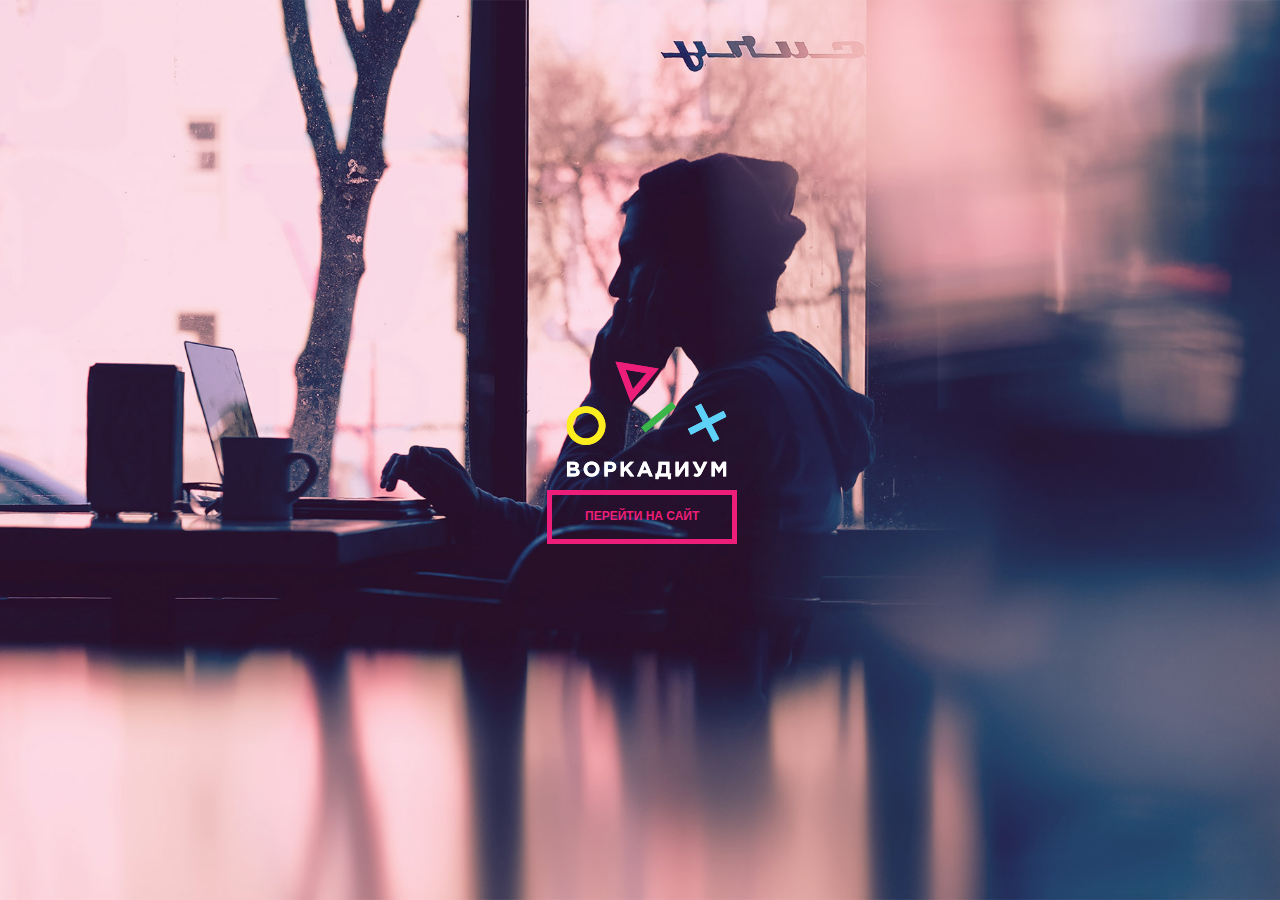
<file: index.html>
<!DOCTYPE html>
<html lang="ru">
<head>
	<meta charset="UTF-8">
	<meta http-equiv="x-ua-compatible" content="ie=edge">
	<meta name="viewport" content="width=device.width">
	<title>Worcadium - Интро</title>
	<link rel="stylesheet" href="css/common_styles/normalize.css">
	<link rel="stylesheet" href="css/common_styles/universal.css">
	<link rel="stylesheet" href="css/intro_style.css">
</head>
<body>
	<div class="intro-wrapper">
		<div class="welcome">
			<div class="welcome__logo">
				<img src="img/bg/intro-logo.png" alt="">
			</div>
			<a href="main.html" class="welcome__btn">Перейти на сайт</a>
		</div>
	</div>
</body>
</html>
</file>
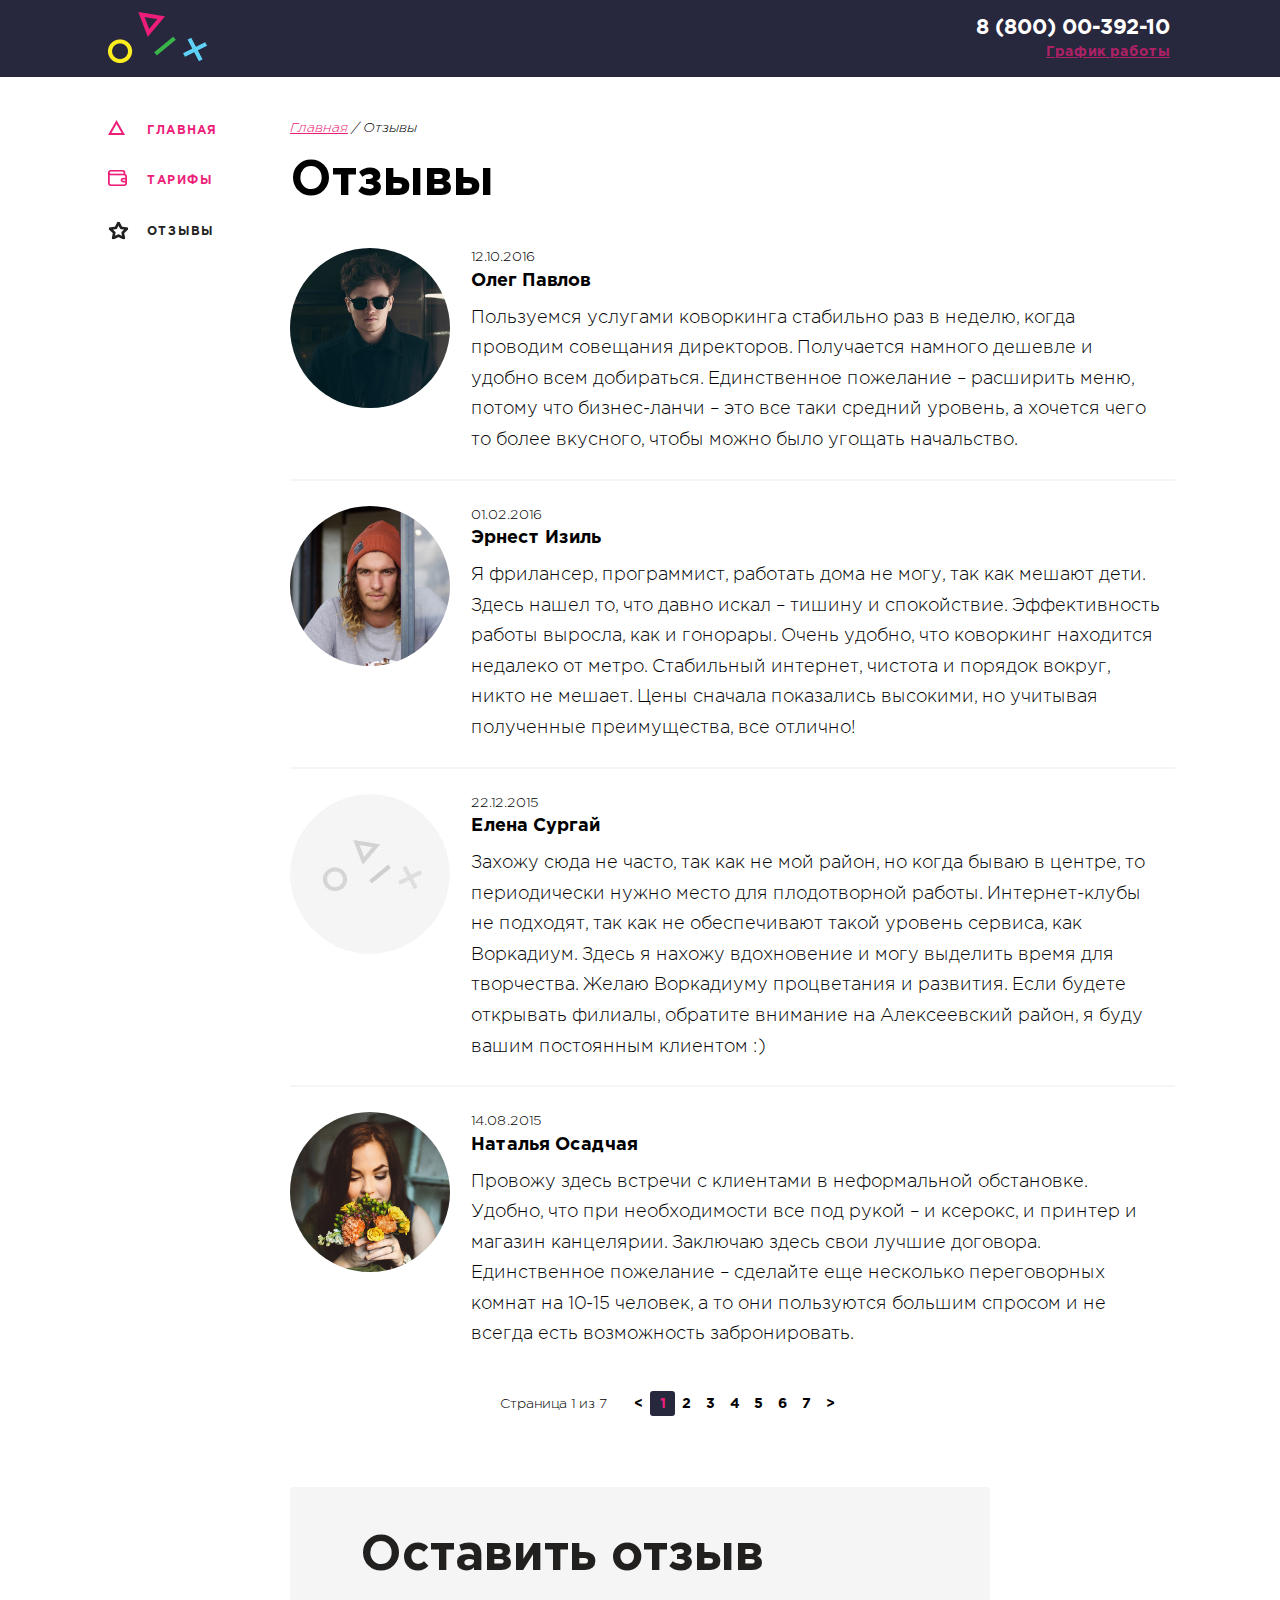
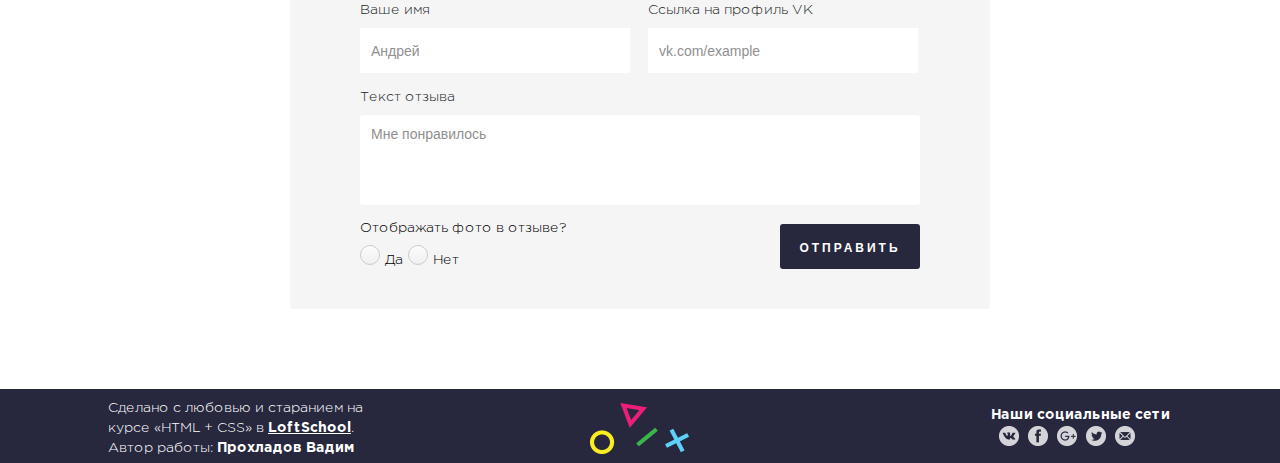
<file: feed.html>
<!DOCTYPE html>
<html lang="ru">
<head>
	<meta charset="UTF-8">
	<meta http-equiv="x-ua-compatible" content="ie=edge">
	<meta name="viewport" content="width=1140">
	<title>Workadium - Отзывы</title>
	<link rel="stylesheet" href="css/common_styles/normalize.css">
	<link rel="stylesheet" href="css/style.css">
	<link rel="stylesheet" href="css/unique_content/feed.css">
</head>
<body>
<div class="wrapper">
	<!-- header -->
	<header class="header clearfix">
		<div class="container">
			<div class="header__logo logo">
				<a href="main.html" class="logo__link"><img src="img/icons/main-logo.png" alt="«Воркадиум»"></a>
			</div>
			<div class="contacts">
				<a href="tel:88000039210" class="contacts__phone">8 (800) 00-392-10</a>
				<a href="" class="contacts__schedule">График работы</a>
				<div class="schedule__dropdown">
					<div class="dropdown__triangle"></div>
					<span class="dropdown__text dropdown__text--pink">пн-вс: 09:00-20:00</span>
					<span class="dropdown__text">обед: 14:00-14:30</span>
				</div>
			</div>
		</div>
	</header>
	<!-- main-part -->
	<div class="container">
		<section class="main clearfix">
		<!-- sidebar -->
			<aside class="sidebar">
				<nav class="nav-menu">
					<ul class="nav-menu__list">
						<li class="nav-menu__item">
							<a href="main.html" class="nav-menu__link">
								<div class="nav-menu__icon nav-menu__icon--1"></div>
								<div class="nav-menu__text">Главная</div>
							</a>
						</li>
						<li class="nav-menu__item">
							<a href="price.html" class="nav-menu__link">
								<div class="nav-menu__icon nav-menu__icon--2"></div>
								<div class="nav-menu__text">Тарифы</div>
							</a>
						</li>
						<li class="nav-menu__item">
							<a href="feed.html" class="nav-menu__link nav-menu__link--active">
								<div class="nav-menu__icon nav-menu__icon--3"></div>
								<div class="nav-menu__text">Отзывы</div>
							</a>
						</li>
					</ul>
				</nav>
			</aside>
		<!-- content -->
			<main class="content">
				<div class="path">
					<a href="main.html" class="path__link">Главная</a> / Отзывы
				</div>
				<div class="feedback">
					<h1 class="feedback__title">Отзывы</h1>
					<ul class="feedback__list">
						<li class="feedback__item">
							<div class="feedback__img feedback__img--1"></div>
							<div class="feedback__content">
								<div class="feedback__date">
										12.10.2016
								</div>
								<div class="feedback__author">
										Олег Павлов
								</div>
								<div class="feedback__text">
										Пользуемся услугами коворкинга стабильно раз в неделю, когда проводим совещания директоров. Получается намного дешевле и удобно всем добираться. Единственное пожелание – расширить меню, потому что бизнес-ланчи – это все таки средний уровень, а хочется чего то более вкусного, чтобы можно было угощать начальство.
								</div>
							</div>
						</li>
						<li class="feedback__item">
							<div class="feedback__img feedback__img--2"></div>
							<div class="feedback__content">
								<div class="feedback__date">
										01.02.2016
								</div>
								<div class="feedback__author">
										Эрнест Изиль
								</div>
								<div class="feedback__text">
										Я фрилансер, программист, работать дома не могу, так как мешают дети. Здесь нашел то, что давно искал – тишину и спокойствие. Эффективность работы выросла, как и гонорары. Очень удобно, что коворкинг находится недалеко от метро. Стабильный интернет, чистота и порядок вокруг, никто не мешает. Цены сначала показались высокими, но учитывая полученные преимущества, все отлично!
								</div>
							</div>
						</li>
						<li class="feedback__item">
							<div class="feedback__img feedback__img--3"></div>
							<div class="feedback__content">
								<div class="feedback__date">
										22.12.2015
								</div>
								<div class="feedback__author">
										Елена Сургай
								</div>
								<div class="feedback__text">
										Захожу сюда не часто, так как не мой район, но когда бываю в центре, то периодически нужно место для плодотворной работы. Интернет-клубы не подходят, так как не обеспечивают такой уровень сервиса, как Воркадиум. Здесь я нахожу вдохновение и могу выделить время для творчества. Желаю Воркадиуму процветания и развития. Если будете открывать филиалы, обратите внимание на Алексеевский район, я буду вашим постоянным клиентом :)
								</div>
							</div>
						</li>
						<li class="feedback__item">
							<div class="feedback__img feedback__img--4"></div>
							<div class="feedback__content">
								<div class="feedback__date">
										14.08.2015
								</div>
								<div class="feedback__author">
										Наталья Осадчая
								</div>
								<div class="feedback__text">
										Провожу здесь встречи с клиентами в неформальной обстановке. Удобно, что при необходимости все под рукой – и ксерокс, и принтер и магазин канцелярии. Заключаю здесь свои лучшие договора. Единственное пожелание – сделайте еще несколько переговорных комнат на 10-15 человек, а то они пользуются большим спросом и не всегда есть возможность забронировать.
								</div>
							</div>
						</li>
					</ul>
				</div>
				<div class="page-number">
					<div class="page-number__text">Страница 1 из 7</div>
					<ul class="page-number__list">
						<li class="page-number__item">
							<a href="" class="page-number__link"><</a>
						</li>
						<li class="page-number__item page-number__item--active">
							<a href="" class="page-number__link page-number__link--active">1</a>
						</li>
						<li class="page-number__item">
							<a href="" class="page-number__link">2</a>
						</li>
						<li class="page-number__item">
							<a href="" class="page-number__link">3</a>
						</li>
						<li class="page-number__item">
							<a href="" class="page-number__link">4</a>
						</li>
						<li class="page-number__item">
							<a href="" class="page-number__link">5</a>
						</li>
						<li class="page-number__item">
							<a href="" class="page-number__link">6</a>
						</li>
						<li class="page-number__item">
							<a href="" class="page-number__link">7</a>
						</li>
						<li class="page-number__item">
							<a href="" class="page-number__link">></a>
						</li>
					</ul>
				</div>
				<div class="form">
					<div class="form__title">
						Оставить отзыв
					</div>
					<div class="form__fields">
						<form class="form__elem">
							<div class="form__row form__row--top">
								<label class="form__cell">
									<div class="form__field-title">
										Ваше имя
									</div>
									<input type="text" class="form__input-text" placeholder="Андрей">
								</label>
								<label class="form__cell">
									<div class="form__field-title">
										Ссылка на профиль VK
									</div>
									<input type="text" class="form__input-text" placeholder="vk.com/example">
								</label>
							</div>							
							<div class="form__row form__row--bottom">
								<label for="" class="form__textarea-label">
									<div class="form__field-title">
										Текст отзыва
									</div>
									<textarea class="form__textarea" placeholder="Мне понравилось"></textarea>
								</label>
							</div>
							<div class="form__btns">
								<div class="form__controls">
									<div class="form__controls-btns clearfix">
										<div class="form__controls-left">
											<div class="form__controls-title">
												Отображать фото в отзыве?
											</div>
											<label class="form__radio">
												<input type="radio" name="review" class="form__radio-elem">
												<div class="form__radio-fake"></div>
												<div class="form__radio-text">Да</div>
											</label>
											<label class="form__radio">
												<input type="radio" name="review" class="form__radio-elem">
												<div class="form__radio-fake"></div>
												<div class="form__radio-text">Нет</div>
											</label>
										</div>
										<div class="form__controls-right">
											<button type="submit" class="form__send"><span class="send__text">Отправить</span></button>
										</div>
									</div>
								</div>
							</div>
						</form>
					</div>
				</div>
			</main>
		</section>
	</div>
	<!-- footer -->
		<footer class="footer">
		<div class="container clearfix">
			<div class="footer__author">
				Сделано с любовью и старанием на курсе «HTML + CSS» в <span class="footer__text-one">LoftSchool</span>. Автор работы: <span class="footer__text-two">Прохладов Вадим</span>
			</div>
				<div class="footer__logo logo">
					<a href="main.html" class="logo__link"><img src="img/icons/main-logo.png" alt="«Воркадиум»"></a>
				</div>
			<div class="footer__social">
				Наши социальные сети
				<ul class="social-link">
					<li class="social-link__item">
						<a href="" class="social-link__link"><div class="social-link__icon social-link__icon--vk"></div></a>
					</li>
					<li class="social-link__item">
						<a href="" class="social-link__link"><div class="social-link__icon social-link__icon--fb"></div></a>
					</li>
					<li class="social-link__item">
						<a href="" class="social-link__link"><div class="social-link__icon social-link__icon--gl"></div></a>
					</li>
					<li class="social-link__item">
						<a href="" class="social-link__link"><div class="social-link__icon social-link__icon--tw"></div></a>
					</li>
					<li class="social-link__item">
						<a href="" class="social-link__link"><div class="social-link__icon social-link__icon--mr"></div></a>
					</li>
				</ul>
			</div>
		</div>
	</footer>
</div>
</body>
</html>
</file>
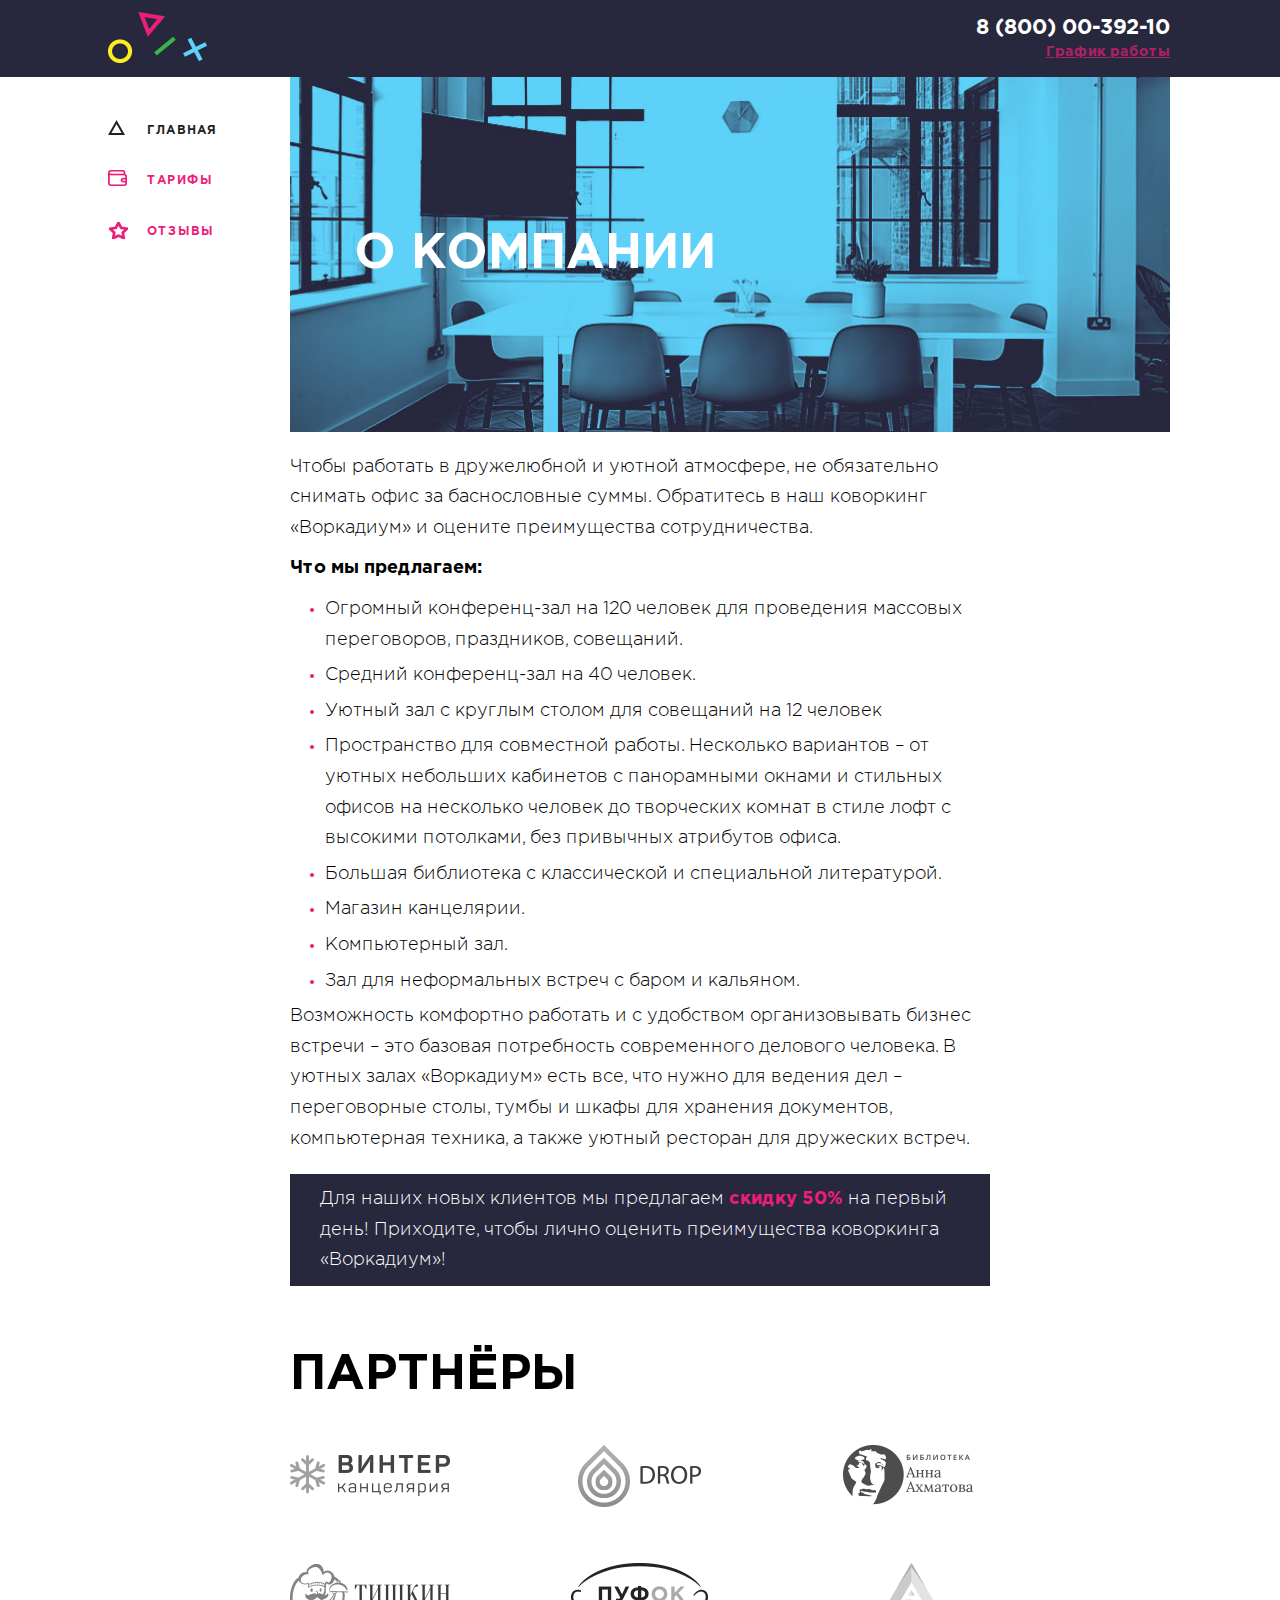
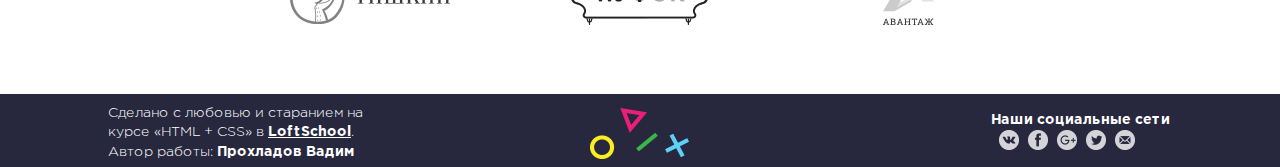
<file: main.html>
<!DOCTYPE html>
<html lang="ru">
<head>
	<meta charset="UTF-8">
	<meta http-equiv="x-ua-compatible" content="ie=edge">
	<meta name="viewport" content="width=1140">
	<title>Workadium - Главная</title>
	<link rel="stylesheet" href="css/common_styles/normalize.css">
	<link rel="stylesheet" href="css/style.css">
	<link rel="stylesheet" href="css/unique_content/main.css">
</head>
<body>
<div class="wrapper">
	<!-- header -->
	<header class="header">
		<div class="container clearfix">
			<div class="header__logo logo">
				<a href="main.html" class="logo__link"><img src="img/icons/main-logo.png" alt="«Воркадиум»"></a>
			</div>
			<div class="contacts">
				<a href="tel:88000039210" class="contacts__phone">8 (800) 00-392-10</a>
				<a href="" class="contacts__schedule">График работы</a>
				<div class="schedule__dropdown">
					<div class="dropdown__triangle"></div>
					<span class="dropdown__text dropdown__text--pink">пн-вс: 09:00-20:00</span>
					<span class="dropdown__text">обед: 14:00-14:30</span>
				</div>
			</div>
		</div>
	</header>
	<!-- main-part -->
	<div class="container">
		<section class="main clearfix">
		<!-- sidebar -->
			<aside class="sidebar">
				<nav class="nav-menu">
					<ul class="nav-menu__list">
						<li class="nav-menu__item">
							<a href="main.html" class="nav-menu__link nav-menu__link--active">
								<div class="nav-menu__icon nav-menu__icon--1"></div>
								<div class="nav-menu__text">Главная</div>
							</a>
						</li>
						<li class="nav-menu__item">
							<a href="price.html" class="nav-menu__link">
								<div class="nav-menu__icon nav-menu__icon--2"></div>
								<div class="nav-menu__text">Тарифы</div>
							</a>
						</li>
						<li class="nav-menu__item">
							<a href="feed.html" class="nav-menu__link">
								<div class="nav-menu__icon nav-menu__icon--3"></div>
								<div class="nav-menu__text">Отзывы</div>
							</a>
						</li>
					</ul>
				</nav>
			</aside>
		<!-- content -->
			<main class="content">
				<div class="content-image">
					<div class="content__about">
						<h1 class="content__title">О компании</h1>
					</div>
				</div>
				<div class="content-text">
					<p class="content-text__text">
						Чтобы работать в дружелюбной и уютной атмосфере, не обязательно снимать офис за баснословные суммы. Обратитесь в наш коворкинг «Воркадиум» и оцените преимущества сотрудничества. 
					</p>
					<p class="content-text__we-offer">Что мы предлагаем:</p>
					<ul class="content-text__list">
						<li class="content-text__item">
							<span class="content-text__text">
								Огромный конференц-зал на 120 человек для проведения массовых переговоров, праздников, совещаний.
							</span>
						</li>
						<li class="content-text__item">
							<span class="content-text__text">
								Средний конференц-зал на 40 человек.
							</span>
						</li>
						<li class="content-text__item">
							<span class="content-text__text">
								Уютный зал с круглым столом для совещаний на 12 человек 
							</span>
						</li>
						<li class="content-text__item">
							<span class="content-text__text">
								Пространство для совместной работы. Несколько вариантов – от уютных небольших кабинетов с панорамными окнами и стильных офисов на несколько человек до творческих комнат в стиле лофт с высокими потолками, без привычных атрибутов офиса.
							</span>
						</li>
						<li class="content-text__item">
							<span class="content-text__text">
								Большая библиотека с классической и специальной литературой.
							</span>
						</li>
						<li class="content-text__item">
							<span class="content-text__text">
								Магазин канцелярии.
							</span>
						</li>
						<li class="content-text__item">
							<span class="content-text__text">
								Компьютерный зал.
							</span>
						</li>
						<li class="content-text__item">
							<span class="content-text__text">
								Зал для неформальных встреч с баром и кальяном.
							</span>
						</li>
					</ul>
					<p class="content-text__text content-text__text2">
						Возможность комфортно работать и с удобством организовывать бизнес встречи – это базовая потребность современного делового человека. В уютных залах «Воркадиум» есть все, что нужно для ведения дел – переговорные столы, тумбы и шкафы для хранения документов, компьютерная техника, а также уютный ресторан для дружеских встреч.
					</p>
					<div class="description">
						<p class="description__text">
							Для наших новых клиентов мы предлагаем <span class="description__pink-text">скидку 50%</span> на первый день! Приходите, чтобы лично оценить преимущества коворкинга «Воркадиум»!
						</p>
					</div>
				</div>
				<div class="partners">
					<h3 class="partners__title">Партнёры</h3>
					<ul class="partners__list">
						<li class="partners__item">
							<a href="" class="partners__link"><div class="partners__logo partners__logo--1"></div></a>
						</li>
						<li class="partners__item">
							<a href="" class="partners__link"><div class="partners__logo partners__logo--2"></div></a>
						</li>
						<li class="partners__item">
							<a href="" class="partners__link"><div class="partners__logo partners__logo--3"></div></a>
						</li>
						<li class="partners__item">
							<a href="" class="partners__link"><div class="partners__logo partners__logo--4"></div></a>
						</li>
						<li class="partners__item">
							<a href="" class="partners__link"><div class="partners__logo partners__logo--5"></div></a>
						</li>
						<li class="partners__item">
							<a href="" class="partners__link"><div class="partners__logo partners__logo--6"></div></a>
						</li>
					</ul>
				</div>
			</main>
		</section>
	</div>
	<!-- footer -->
	<footer class="footer">
		<div class="container clearfix">
			<div class="footer__author">
				Сделано с любовью и старанием на курсе «HTML + CSS» в <span class="footer__text-one">LoftSchool</span>. Автор работы: <span class="footer__text-two">Прохладов Вадим</span>
			</div>
				<div class="footer__logo logo">
					<a href="main.html" class="logo__link"><img src="img/icons/main-logo.png" alt="«Воркадиум»"></a>
				</div>
			<div class="footer__social">
				<span class="social-text">Наши социальные сети</span>
				<ul class="social-link">
					<li class="social-link__item">
						<a href="" class="social-link__link"><div class="social-link__icon social-link__icon--vk"></div></a>
					</li>
					<li class="social-link__item">
						<a href="" class="social-link__link"><div class="social-link__icon social-link__icon--fb"></div></a>
					</li>
					<li class="social-link__item">
						<a href="" class="social-link__link"><div class="social-link__icon social-link__icon--gl"></div></a>
					</li>
					<li class="social-link__item">
						<a href="" class="social-link__link"><div class="social-link__icon social-link__icon--tw"></div></a>
					</li>
					<li class="social-link__item">
						<a href="" class="social-link__link"><div class="social-link__icon social-link__icon--mr"></div></a>
					</li>
				</ul>
			</div>
		</div>
	</footer>
</div>
</body>
</html>
</file>
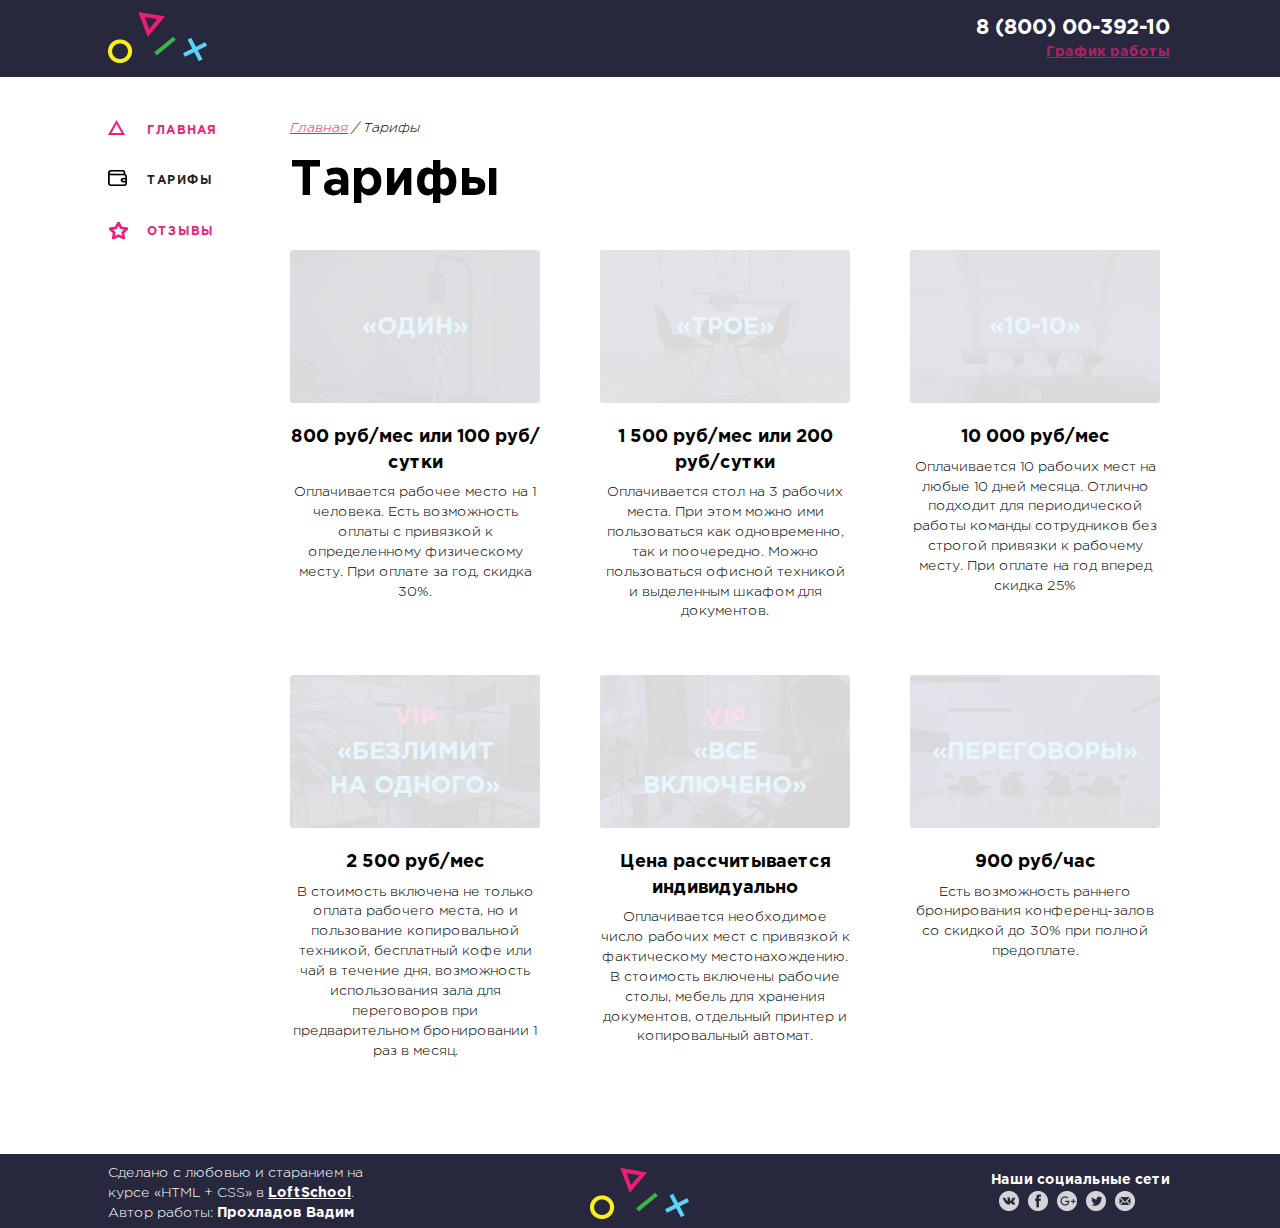
<file: price.html>
<!DOCTYPE html>
<html lang="ru">
<head>
	<meta charset="UTF-8">
	<meta http-equiv="x-ua-compatible" content="ie=edge">
	<meta name="viewport" content="width=1140">
	<title>Workadium - Тарифы</title>
	<link rel="stylesheet" href="css/common_styles/normalize.css">
	<link rel="stylesheet" href="css/style.css">
	<link rel="stylesheet" href="css/unique_content/price.css">
</head>
<body>
<div class="wrapper">
	<!-- header -->
	<header class="header">
		<div class="container clearfix">
			<div class="header__logo logo">
				<a href="main.html" class="logo__link"><img src="img/icons/main-logo.png" alt="«Воркадиум»"></a>
			</div>
			<div class="contacts">
				<a href="tel:88000039210" class="contacts__phone">8 (800) 00-392-10</a>
				<a href="" class="contacts__schedule">График работы</a>
				<div class="schedule__dropdown">
					<div class="dropdown__triangle"></div>
					<span class="dropdown__text dropdown__text--pink">пн-вс: 09:00-20:00</span>
					<span class="dropdown__text">обед: 14:00-14:30</span>
				</div>
			</div>
		</div>
	</header>
	<!-- main-part -->
	<div class="container">
		<section class="main clearfix">
		<!-- sidebar -->
			<aside class="sidebar">
				<nav class="nav-menu">
					<ul class="nav-menu__list">
						<li class="nav-menu__item">
							<a href="main.html" class="nav-menu__link">
								<div class="nav-menu__icon nav-menu__icon--1"></div>
								<div class="nav-menu__text">Главная</div>
							</a>
						</li>
						<li class="nav-menu__item">
							<a href="price.html" class="nav-menu__link nav-menu__link--active">
								<div class="nav-menu__icon nav-menu__icon--2"></div>
								<div class="nav-menu__text">Тарифы</div>
							</a>
						</li>
						<li class="nav-menu__item">
							<a href="feed.html" class="nav-menu__link">
								<div class="nav-menu__icon nav-menu__icon--3"></div>
								<div class="nav-menu__text">Отзывы</div>
							</a>
						</li>
					</ul>
				</nav>
			</aside>
		<!-- content -->
			<main class="content">
				<div class="path">
					<a href="main.html" class="path__link">Главная</a> / Тарифы
				</div>
				<div class="price">
					<h1 class="price__title">Тарифы</h1>
					<ul class="price__list">
						<li class="price__item">
							<a href="#" class="price__content">
								<div class="price__img price__img--1">
									<div class="image__text">«Один»</div>
								</div>
								<div class="price__cost">800 руб/мес или 100 руб/сутки</div>
								<div class="price__text">
									Оплачивается рабочее место на 1 человека. Есть возможность оплаты с привязкой к определенному физическому месту. При оплате за год, скидка 30%.
								</div>
							</a>
						</li>
						<li class="price__item">
							<a href="#" class="price__content">
								<div class="price__img price__img--2">
									<div class="image__text">«Трое»</div>
								</div>
								<div class="price__cost">
									1 500 руб/мес или 200 руб/сутки
								</div>
								<div class="price__text">
									Оплачивается стол на 3 рабочих места. При этом можно ими пользоваться как одновременно, так и поочередно. Можно пользоваться офисной техникой и выделенным шкафом для документов.
								</div>
							</a>
						</li>
						<li class="price__item">
							<a href="#" class="price__content">
								<div class="price__img price__img--3">
									<div class="image__text">«10-10»</div>
								</div>
								<div class="price__cost">
									10 000 руб/мес
								</div>
								<div class="price__text">
									Оплачивается 10 рабочих мест на любые 10 дней месяца. Отлично подходит для периодической работы команды сотрудников без строгой привязки к рабочему месту. При оплате на год вперед скидка 25%
								</div>
							</a>
						</li>
						<li class="price__item">
							<a href="#" class="price__content">
								<div class="price__img price__img--4">
									<div class="image__text"><div class="pink__text">Vip</div> «Безлимит на&nbsp;одного»</div>
								</div>
								<div class="price__cost">
									2 500 руб/мес
								</div>
								<div class="price__text">
									В стоимость включена не только оплата рабочего места, но и пользование копировальной техникой, бесплатный кофе или чай в течение дня, возможность использования зала для переговоров при предварительном бронировании 1 раз в месяц.
								</div>
							</a>
						</li>
						<li class="price__item">
							<a href="#" class="price__content">
								<div class="price__img price__img--5">
									<div class="image__text"><div class="pink__text">Vip</div> «Все включено»</div>
								</div>
								<div class="price__cost">
									Цена рассчитывается индивидуально
								</div>
								<div class="price__text">
									Оплачивается необходимое число рабочих мест с привязкой к фактическому местонахождению. В стоимость включены рабочие столы, мебель для хранения документов, отдельный принтер и копировальный автомат. 
								</div>
							</a>
						</li>
						<li class="price__item">
							<a href="#" class="price__content">
								<div class="price__img price__img--6">
									<div class="image__text">«Переговоры»</div>
								</div>
								<div class="price__cost">
									900 руб/час
								</div>
								<div class="price__text">
									Есть возможность раннего бронирования конференц-залов со скидкой до 30% при полной предоплате.
								</div>
							</a>
						</li>						
					</ul>
				</div>
			</main>
		</section>
	</div>
	<!-- footer -->
	<footer class="footer">
		<div class="container clearfix">
			<div class="footer__author">
				Сделано с любовью и старанием на курсе «HTML + CSS» в <span class="footer__text-one">LoftSchool</span>. Автор работы: <span class="footer__text-two">Прохладов Вадим</span>
			</div>
				<div class="footer__logo logo">
					<a href="main.html" class="logo__link"><img src="img/icons/main-logo.png" alt="«Воркадиум»"></a>
				</div>
			<div class="footer__social">
				Наши социальные сети
				<ul class="social-link">
					<li class="social-link__item">
						<a href="" class="social-link__link"><div class="social-link__icon social-link__icon--vk"></div></a>
					</li>
					<li class="social-link__item">
						<a href="" class="social-link__link"><div class="social-link__icon social-link__icon--fb"></div></a>
					</li>
					<li class="social-link__item">
						<a href="" class="social-link__link"><div class="social-link__icon social-link__icon--gl"></div></a>
					</li>
					<li class="social-link__item">
						<a href="" class="social-link__link"><div class="social-link__icon social-link__icon--tw"></div></a>
					</li>
					<li class="social-link__item">
						<a href="" class="social-link__link"><div class="social-link__icon social-link__icon--mr"></div></a>
					</li>
				</ul>
			</div>
		</div>
	</footer>
</div>
</body>
</html>
</file>
<file: css/common_styles/universal.css>
* {
	margin: 0;
	padding: 0;
	font: inherit;
}

*, *:before, *:after {
	/*-webkit-box-sizing: border-box;
	-moz-box-sizing: border-box;*/
	box-sizing: border-box;
}

*:focus, *:active, *:hover {
	outline: none;
}

html {
	font-family: sans-serif;
	cursor: default;
	height: 100%;
}

body {
	height: 100%;
	width: 100%;
}

ol, ul, li {
	list-style-type: none;
}

table {
	border-collapse: collapse;
	border-spacing: 0;
}

img {
	min-width: 100%;
	max-height: 100%;
	border: none;
}

a {
	text-decoration: none;
	cursor: pointer;
	color: inherit;
	background: transparent;
}

h1, h2, h3 {
	margin: 0;
}
</file>
<file: css/intro_style.css>
.intro-wrapper {
	background-image: url(../img/bg/intro-bg.jpg);
	background-position: center center;
	background-repeat: no-repeat;
	background-size: cover; 
	text-align: center;
	height: 100%;
}

/*центрирование кнопки с картинкой*/

.intro-wrapper:before {
	content: "";
	display: inline-block;
	height: 100%;
	width: 0;
	vertical-align: middle;
}


.welcome {
	width: 190px;
	display: inline-block;
	vertical-align: middle;
}

/* ---- */

.welcome__btn {
	padding: 15px 20px;
	display: block;
	text-align: center;
	font-size: 12px;
	color: #ec1e79;
	text-transform: uppercase;
	text-decoration: none;
	font-weight: bold;
	border: 5px solid #ec1e79;
}

.welcome__btn:hover {
	background-color: #ec1e79;
	color: #ffffff;
}
</file>
<file: css/style.css>
/* common for all pages components and features */

@import "common_styles/universal.css";
@import "common_styles/common.css";
@import "common_styles/header.css";
@import "common_styles/sidebar.css";
@import "common_styles/footer.css";
</file>
<file: css/unique_content/feed.css>
.path {
	font-style: italic;
	font-size: 14px;	
	margin-top: 42px;
}

.path__link {
	color: #ec1e79;
    text-decoration: underline;
}

.feedback__title {
	font-size: 49px;
	font-weight: bold;
	margin-top: 8px;
	margin-bottom: 32px;
}

.feedback__img {
	vertical-align: top;
	width: 160px;
	height: 160px;
	border-radius: 50%;
	overflow: hidden;
	display: inline-block;
}

.feedback__img--1 {
	background-image: url(../../img/content/vcvb.jpg);
	background-size: cover;
}

.feedback__img--2 {
	background-image: url(../../img/content/fdfd.jpg);
	background-size: cover;
}

.feedback__img--3 {
	background-image: url(../../img/content/comments.png);
	background-size: cover;
}

.feedback__img--4 {
	background-image: url(../../img/content/swcnamirzyc-danielle-marroquin.jpg);
	background-size: cover;
}

.feedback__item {
	width: 885px;
	border-bottom: 2px solid #f5f5f5;
	margin-top: 25px;
}

.feedback__item:last-child {
	border-bottom: 0px;
}

.feedback__content {
	width: 705px;
	padding-left: 16px;
	padding-bottom: 23px;
	display: inline-block;
}

.feedback__date {
	padding-bottom: 1px;
	font-size: 14px;
}

.feedback__author {
	font-weight: bold;
	padding-bottom: 8px;
}

.feedback__text {
	line-height: 1.7em;
}

.page-number {
	padding-left: 210px;
	margin-top: 18px;
}

.page-number__text {
	font-size: 14px;
	display: inline-block;
}

.page-number__list {
	padding-left: 20px;
	display: inline-block;
}

.page-number__item {
	margin-left: -6px;
	text-align: center;
	height: 25px;
	width: 25px;
	display: inline-block;
	border-radius: 3px;
}

.page-number__link {
	text-decoration: none;
	font-weight: bold;
	font-size: 14px;
}

.page-number__item--active {
	background-color: #27273e;
	color: #ec1e79;
}

.page-number__item:hover {
	color: #ec1e79;
}

.form {
	width: 700px;
	background-color: #f5f5f5;
	border-radius: 3px;
	margin-top: 70px;
	margin-bottom: 80px;
	padding: 35px 70px;
}

.form__title {
	font-size: 49px;
	font-weight: bold;
	color: #221f1f;
	margin-bottom: 10px;
}

.form__row--top {
	margin-bottom: 15px;
}

.form__row--bottom {
	margin-bottom: 5px;
}

.form__cell {
	display: inline-block;
	width: 270px;
}

.form__field-title {
	color: #221f1f;
	font-size: 14px;
	margin-bottom: 7px;
}

.form__cell:first-child {
	margin-right: 13px;
}

.form__input-text {
	width: 100%;
	height: 45px;
	padding: 13px 10px;
	font-size: 14px;
	border: 1px solid transparent;
	border-right: 3px;
}

.form__input-text::-webkit-input-placeholder {
	color: #908f8f;
}
.form__input-text::-moz-placeholder {
	color:#908f8f;
}

.form__input-text:focus {
	border: 1px solid #ec1e79
}

.form__textarea {
	height: 90px;
	width: 100%;
	border: 1px solid transparent;
	border-radius: 3px;
	padding: 10px;
	resize: none;
	font-size: 14px;
}

.form__textarea::-webkit-input-placeholder {
	color: #908f8f;
}
.form__textarea::-moz-placeholder {
	color:#908f8f;
}

.form__textarea:focus {
	border: 1px solid #ec1e79;
}

.form__controls-left {
	float: left;
}

.form__controls-right {
	float: right;
	text-align: right;
}

.form__controls-title {
	font-size: 14px;
	margin-bottom: 7px;
}

.form__radio {
	display: inline-block;
}

.form__radio-elem {
	display: inline-block;
	vertical-align: middle;
	display: none;
}

.form__radio-elem:checked + .form__radio-fake {
	border: 1px solid #ec227b;
}

.form__radio-elem:checked + .form__radio-fake:after {
	display: block;
}

.form__radio-elem:checked + .form__radio-fake + .form__radio-text {
	color: #ec227b;
}

.form__radio-fake {
	width: 20px;
	height: 20px;
	display: inline-block;
	border-radius: 50%;
	border: 1px solid #cbcbcb;
	position: relative;
	background: -webkit-linear-gradient(top, #fdfdfd 0%,#efefef 100%); /* Chrome10-25,Safari5.1-6 */
	background: linear-gradient(to bottom, #fdfdfd 0%,#efefef 100%); /* W3C, IE10+, FF16+, Chrome26+, Opera12+, Safari7+ */ IE6-9 */
}

.form__radio-fake:after {
	content: "";
	display: none;
	width: 8px;
	height: 8px;
	background-color: #ec227b;
	border-radius: 50%;
	position: absolute;
	top: 5px;
	left: 5px;
}

.form__radio-text {
	display: inline-block;	
	vertical-align: middle;
	font-size: 14px;
}

.form__send {
	margin-top: 5px;
	width: 140px;
	height: 45px;
	line-height: 45px;
	background-color: #27273e;
	border-radius: 3px;
	text-align: center;
	border: 0px;
	cursor: pointer;
}

.form__send:hover {
	background-color: #ec1e79;
}

.send__text {
	font-weight: bold;
	font-size: 12px;
	text-transform: uppercase;
	letter-spacing: 0.25em;
	color: #ffffff;	
}
</file>
<file: css/unique_content/main.css>
.content-image {
	width: 880px;
	height: 355px;
	background-image: url(../../img/content/about-company-foto.jpg);
	background-size: cover;
	background-position: center center;
	position: relative;
}

.content__about {
	padding-top: 143px;
	padding-left: 64px;
	position: absolute;
}

.content__title {
	font-size: 49px;
	font-weight: bold;
	color: #ffffff;
	text-transform: uppercase;
}

.content-text {
	line-height: 1.7em;
}

.content-text__text {
	margin-top: 20px;
	color: #000000;
}

.content-text__we-offer {
	margin-top: 10px;
	font-weight: bold;
}

.content-text__list {
	margin-top: 10px;
	margin-left: 35px;
	color: #ec1e79;
}

.content-text__item {
	margin-top: 5px;
	list-style: disc outside;
}

.content-text__text2 {
	margin-top: 5px;
}

.description {
	margin-top: 20px;
	background: #27273e;
	padding: 10px 30px;
}

.description__text {
	color: #ffffff;
}

.description__pink-text {
	color: #ec1e79;
	font-weight: bold;
}

.partners__title {
	font-size: 49px;
	font-weight: bold;
	text-transform: uppercase;
	margin-top: 55px;
}

.partners__list {
	margin-top: 30px;
	margin-bottom: 16px;
}

.partners__item {
	display: inline-block;
	margin-right: 104px;
	margin-bottom: 40px;
}

.partners__item:nth-child(3n) {
	margin-right: 0px;
}

.partners__link {
	display: inline-block;
}

.partners__logo {
	display: inline-block;
	background-position: 50% 50%;
	background-repeat: no-repeat;
	width: 160px;
	height: 70px;
	filter: grayscale(100%);
}

.partners__logo--1 {
	background-image: url(../../img/icons/logo-1.png);
}

.partners__logo--1:hover {
	filter: grayscale(0%);
}

.partners__logo--2 {
	background-image: url(../../img/icons/logo-2.png);
}

.partners__logo--2:hover {
	filter: grayscale(0%);
}

.partners__logo--3 {
	background-image: url(../../img/icons/logo-3.png);
}

.partners__logo--3:hover {
	filter: grayscale(0%);
}

.partners__logo--4 {
	background-image: url(../../img/icons/logo-4.png);
}

.partners__logo--4:hover {
	filter: grayscale(0%);
}

.partners__logo--5 {
	background-image: url(../../img/icons/logo-5.png);
}

.partners__logo--5:hover {
	filter: grayscale(0%);
}

.partners__logo--6 {
	background-image: url(../../img/icons/logo-6.png);
}

.partners__logo--6:hover {
	filter: grayscale(0%);
}
</file>
<file: css/unique_content/price.css>
.path {
	font-style: italic;
	font-size: 14px;	
	margin-top: 42px;
}

.path__link {
	color: #ec1e79;
    text-decoration: underline;
}

.price {
	margin-bottom: 40px;
}

.price__title {
	font-size: 49px;
	font-weight: bold;
	margin-top: 8px;
	margin-bottom: 34px;
}

.price__item {
	width: 250px;
	display: inline-block;
	vertical-align: top;
	margin-left: 55px;
	margin-bottom: 51px;
}

.price__item:nth-child(3n+1) {
	margin-left: 0px;
}

.price__content {	
	display: inline-block;
}

.price__img {
	width: 250px;
	height: 153px;
	background-size: cover;
	border-radius: 3px;
	background-color: #27273e;
	opacity: 15%;
	background-blend-mode: overlay;
	position: relative;

}

.price__img--1 {
	background-image: url(../../img/content/1qkyck-ul3g-james-pond.jpg);
}

.price__img--2 {
	background-image: url(../../img/content/1yu0vlmaujo-breather.jpg);
}

.price__img--3 {
	background-image: url(../../img/content/pdifhwbftrg-breather.jpg);
}

.price__img--4 {
	background-image: url(../../img/content/ixhnbgtkjfw-crew.jpg);
}

.price__img--5 {
	background-image: url(../../img/content/c3v88boorom-bench-accounting.jpg);
}

.price__img--6 {
	background-image: url(../../img/content/x5hjlv7nzu4-breather.jpg);
}

.image__text {
	text-align: center;
	font-size: 24px;
	font-weight: bold;
	text-transform: uppercase;
	color: #5dd1f8;
	position: absolute;
	top: 50%;
	left: 50%;
	transform: translate(-50%, -50%);
}

.pink__text {
	color: #ec1e79;
}

.price__cost {
	font-weight: bold;
	text-align: center;
	margin-top: 22px;
}

.price__text {
	font-size: 14px;
	text-align: center;
	margin-top: 7px;
}
</file>
